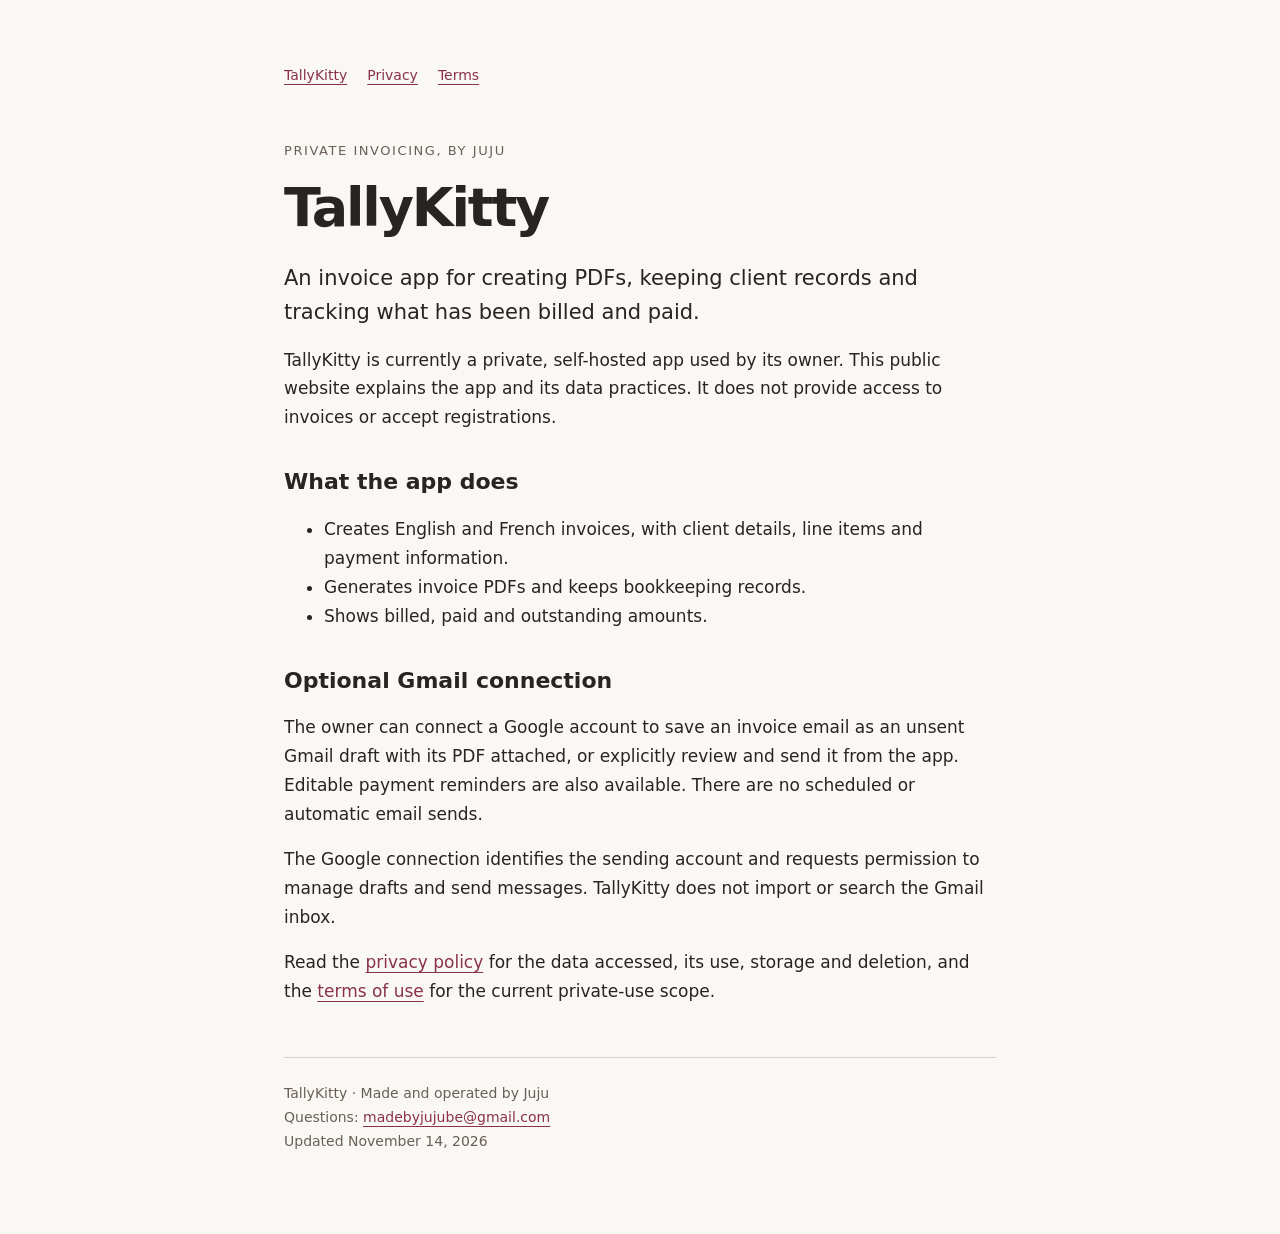
<file: tallykitty/index.html>
<!doctype html>
<html lang="en"><head><meta charset="utf-8"><meta name="viewport" content="width=device-width, initial-scale=1"><title>Private invoicing · TallyKitty</title><meta name="description" content="TallyKitty private invoicing app: functionality, Gmail data handling and owner support."><link rel="stylesheet" href="/tallykitty/style.css"></head><body><main><nav aria-label="TallyKitty information"><a href="/tallykitty/">TallyKitty</a><a href="/tallykitty/privacy.html">Privacy</a><a href="/tallykitty/terms.html">Terms</a></nav><p class="eyebrow">Private invoicing, by Juju</p><h1>TallyKitty</h1><p class="lead">An invoice app for creating PDFs, keeping client records and tracking what has been billed and paid.</p><p>TallyKitty is currently a private, self-hosted app used by its owner. This public website explains the app and its data practices. It does not provide access to invoices or accept registrations.</p><h2>What the app does</h2><ul><li>Creates English and French invoices, with client details, line items and payment information.</li><li>Generates invoice PDFs and keeps bookkeeping records.</li><li>Shows billed, paid and outstanding amounts.</li></ul><h2>Optional Gmail connection</h2><p>The owner can connect a Google account to save an invoice email as an unsent Gmail draft with its PDF attached, or explicitly review and send it from the app. Editable payment reminders are also available. There are no scheduled or automatic email sends.</p><p>The Google connection identifies the sending account and requests permission to manage drafts and send messages. TallyKitty does not import or search the Gmail inbox.</p><p>Read the <a href="/tallykitty/privacy.html">privacy policy</a> for the data accessed, its use, storage and deletion, and the <a href="/tallykitty/terms.html">terms of use</a> for the current private-use scope.</p><footer>TallyKitty · Made and operated by Juju<br>Questions: <a href="mailto:madebyjujube@gmail.com">madebyjujube@gmail.com</a><br>Updated November 14, 2026</footer></main></body></html>
</file>
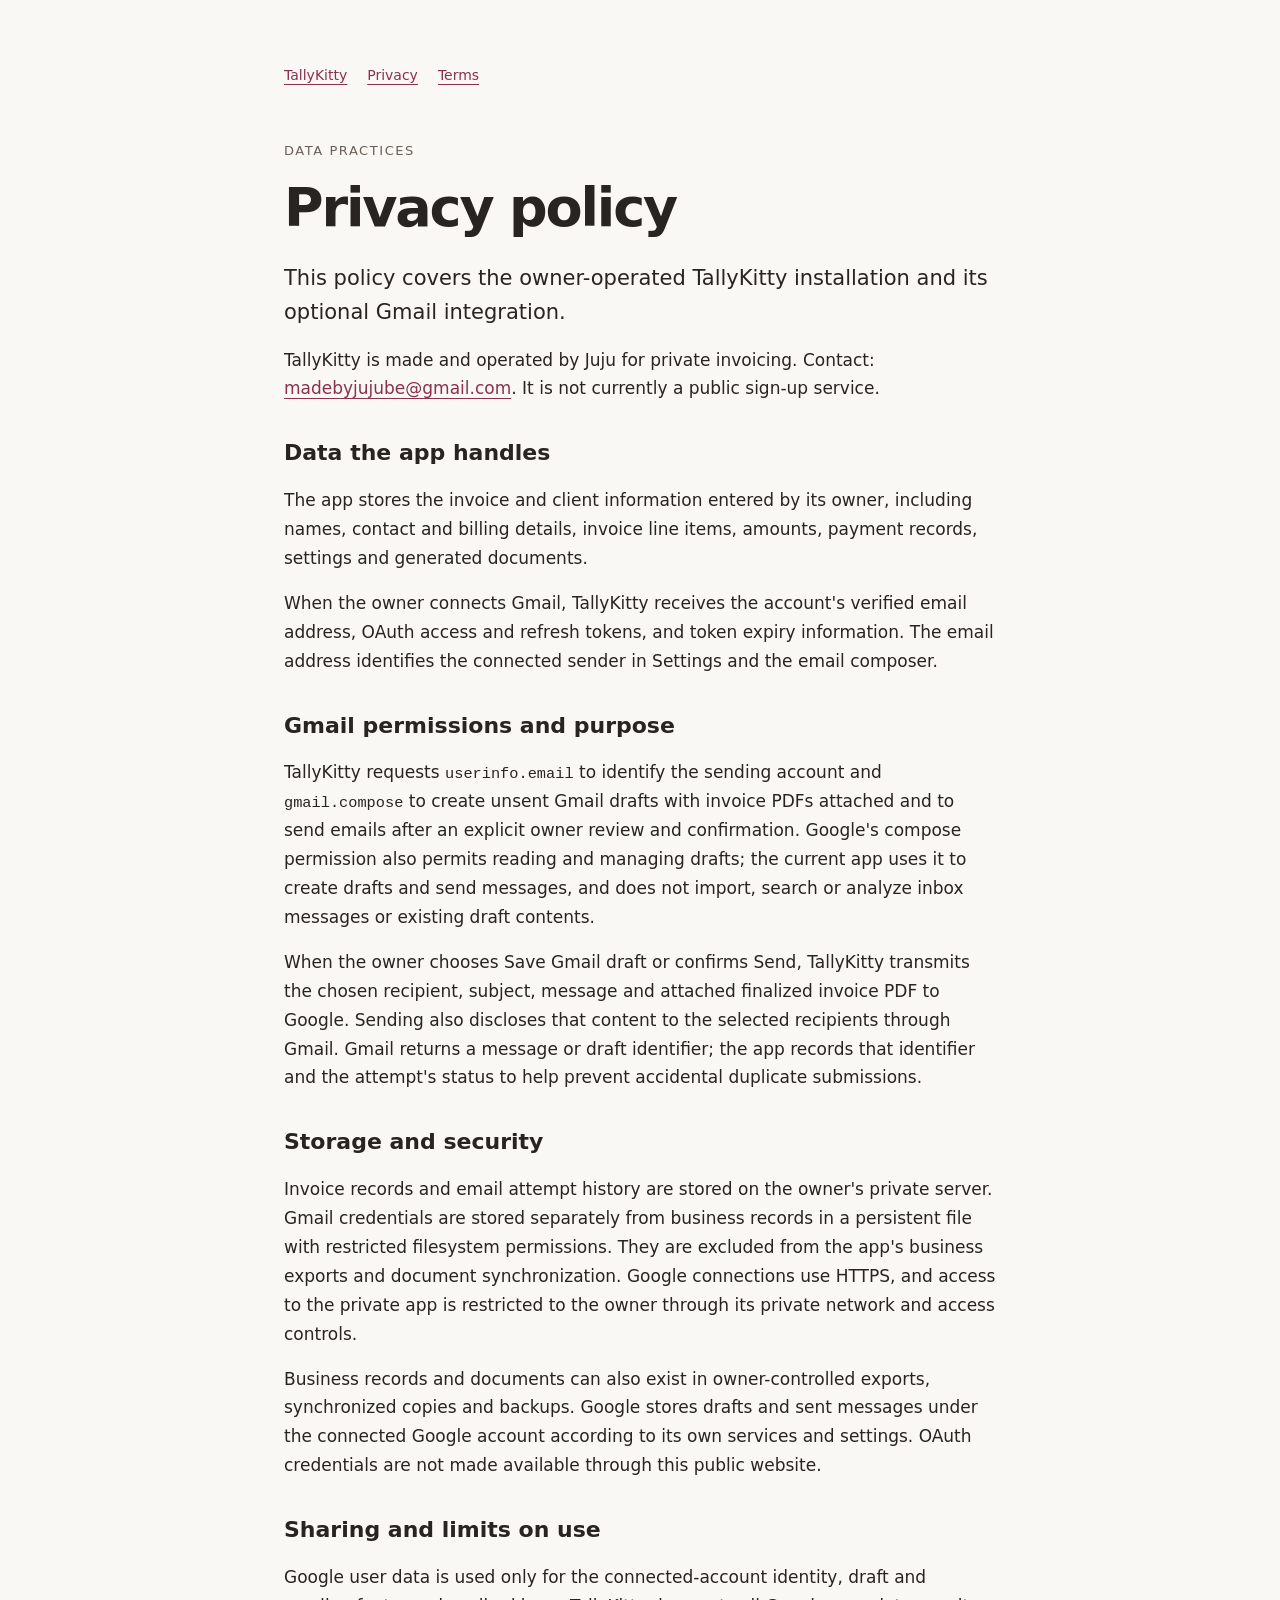
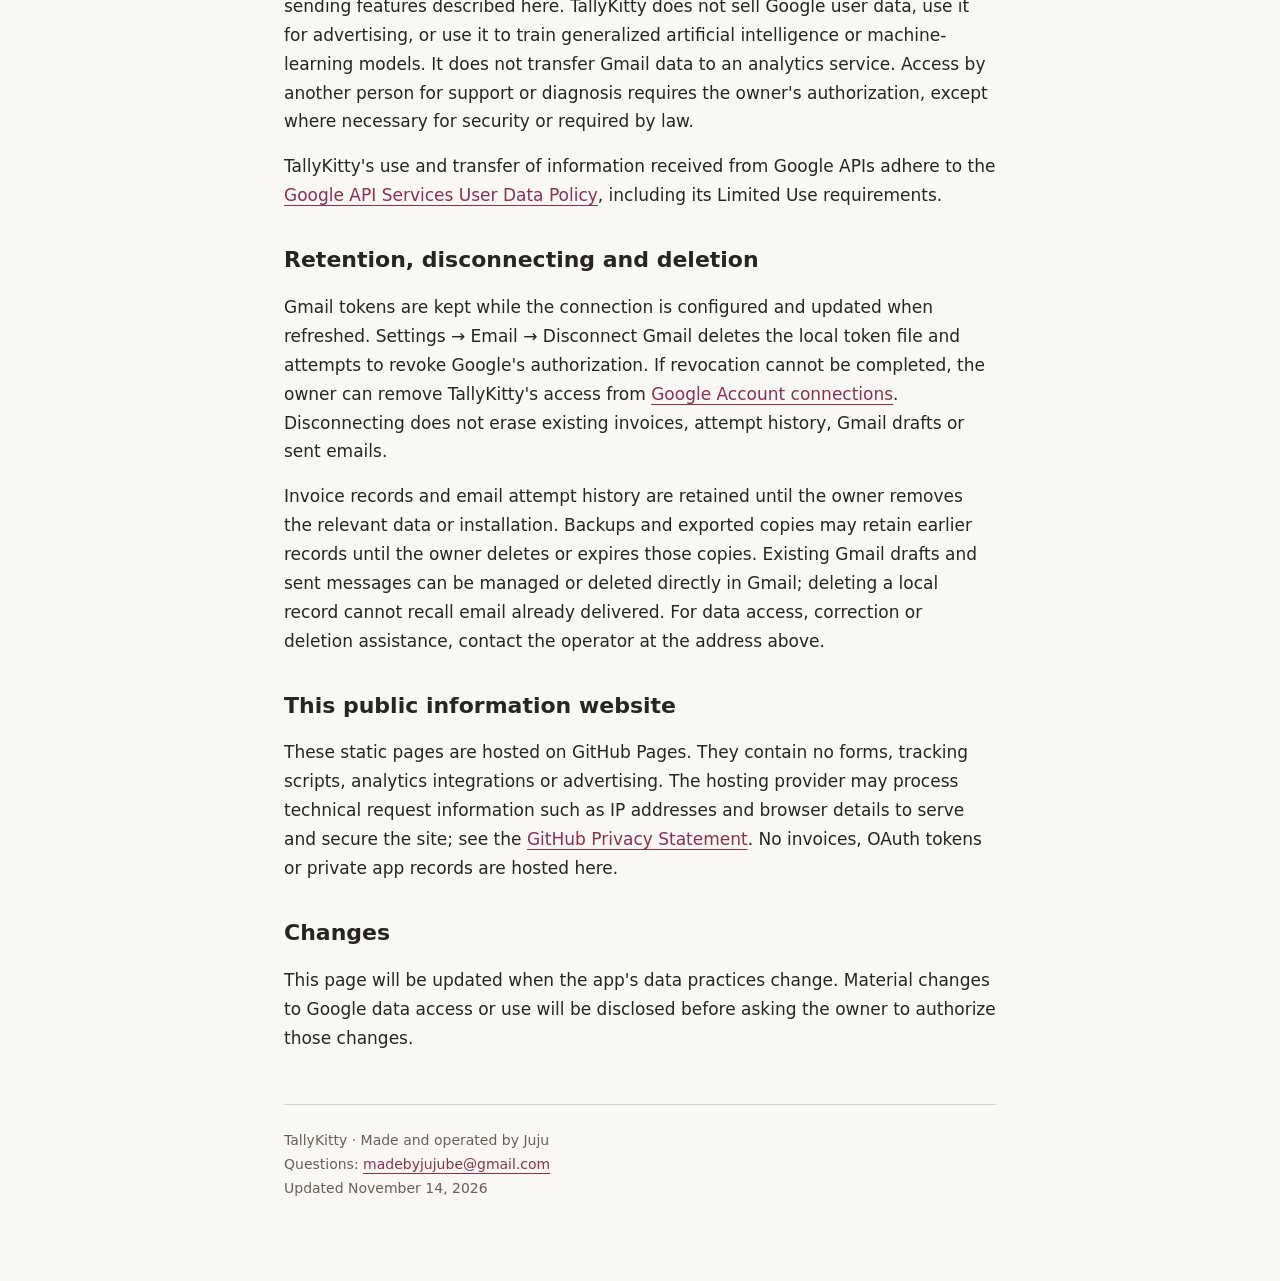
<file: tallykitty/privacy.html>
<!doctype html>
<html lang="en"><head><meta charset="utf-8"><meta name="viewport" content="width=device-width, initial-scale=1"><title>Privacy policy · TallyKitty</title><meta name="description" content="TallyKitty private invoicing app: functionality, Gmail data handling and owner support."><link rel="stylesheet" href="/tallykitty/style.css"></head><body><main><nav aria-label="TallyKitty information"><a href="/tallykitty/">TallyKitty</a><a href="/tallykitty/privacy.html">Privacy</a><a href="/tallykitty/terms.html">Terms</a></nav><p class="eyebrow">Data practices</p><h1>Privacy policy</h1><p class="lead">This policy covers the owner-operated TallyKitty installation and its optional Gmail integration.</p><p>TallyKitty is made and operated by Juju for private invoicing. Contact: <a href="mailto:madebyjujube@gmail.com">madebyjujube@gmail.com</a>. It is not currently a public sign-up service.</p><h2>Data the app handles</h2><p>The app stores the invoice and client information entered by its owner, including names, contact and billing details, invoice line items, amounts, payment records, settings and generated documents.</p><p>When the owner connects Gmail, TallyKitty receives the account's verified email address, OAuth access and refresh tokens, and token expiry information. The email address identifies the connected sender in Settings and the email composer.</p><h2>Gmail permissions and purpose</h2><p>TallyKitty requests <code>userinfo.email</code> to identify the sending account and <code>gmail.compose</code> to create unsent Gmail drafts with invoice PDFs attached and to send emails after an explicit owner review and confirmation. Google's compose permission also permits reading and managing drafts; the current app uses it to create drafts and send messages, and does not import, search or analyze inbox messages or existing draft contents.</p><p>When the owner chooses Save Gmail draft or confirms Send, TallyKitty transmits the chosen recipient, subject, message and attached finalized invoice PDF to Google. Sending also discloses that content to the selected recipients through Gmail. Gmail returns a message or draft identifier; the app records that identifier and the attempt's status to help prevent accidental duplicate submissions.</p><h2>Storage and security</h2><p>Invoice records and email attempt history are stored on the owner's private server. Gmail credentials are stored separately from business records in a persistent file with restricted filesystem permissions. They are excluded from the app's business exports and document synchronization. Google connections use HTTPS, and access to the private app is restricted to the owner through its private network and access controls.</p><p>Business records and documents can also exist in owner-controlled exports, synchronized copies and backups. Google stores drafts and sent messages under the connected Google account according to its own services and settings. OAuth credentials are not made available through this public website.</p><h2>Sharing and limits on use</h2><p>Google user data is used only for the connected-account identity, draft and sending features described here. TallyKitty does not sell Google user data, use it for advertising, or use it to train generalized artificial intelligence or machine-learning models. It does not transfer Gmail data to an analytics service. Access by another person for support or diagnosis requires the owner's authorization, except where necessary for security or required by law.</p><p>TallyKitty's use and transfer of information received from Google APIs adhere to the <a href="https://developers.google.com/terms/api-services-user-data-policy">Google API Services User Data Policy</a>, including its Limited Use requirements.</p><h2>Retention, disconnecting and deletion</h2><p>Gmail tokens are kept while the connection is configured and updated when refreshed. Settings → Email → Disconnect Gmail deletes the local token file and attempts to revoke Google's authorization. If revocation cannot be completed, the owner can remove TallyKitty's access from <a href="https://myaccount.google.com/connections">Google Account connections</a>. Disconnecting does not erase existing invoices, attempt history, Gmail drafts or sent emails.</p><p>Invoice records and email attempt history are retained until the owner removes the relevant data or installation. Backups and exported copies may retain earlier records until the owner deletes or expires those copies. Existing Gmail drafts and sent messages can be managed or deleted directly in Gmail; deleting a local record cannot recall email already delivered. For data access, correction or deletion assistance, contact the operator at the address above.</p><h2>This public information website</h2><p>These static pages are hosted on GitHub Pages. They contain no forms, tracking scripts, analytics integrations or advertising. The hosting provider may process technical request information such as IP addresses and browser details to serve and secure the site; see the <a href="https://docs.github.com/en/site-policy/privacy-policies/github-general-privacy-statement">GitHub Privacy Statement</a>. No invoices, OAuth tokens or private app records are hosted here.</p><h2>Changes</h2><p>This page will be updated when the app's data practices change. Material changes to Google data access or use will be disclosed before asking the owner to authorize those changes.</p><footer>TallyKitty · Made and operated by Juju<br>Questions: <a href="mailto:madebyjujube@gmail.com">madebyjujube@gmail.com</a><br>Updated November 14, 2026</footer></main></body></html>
</file>
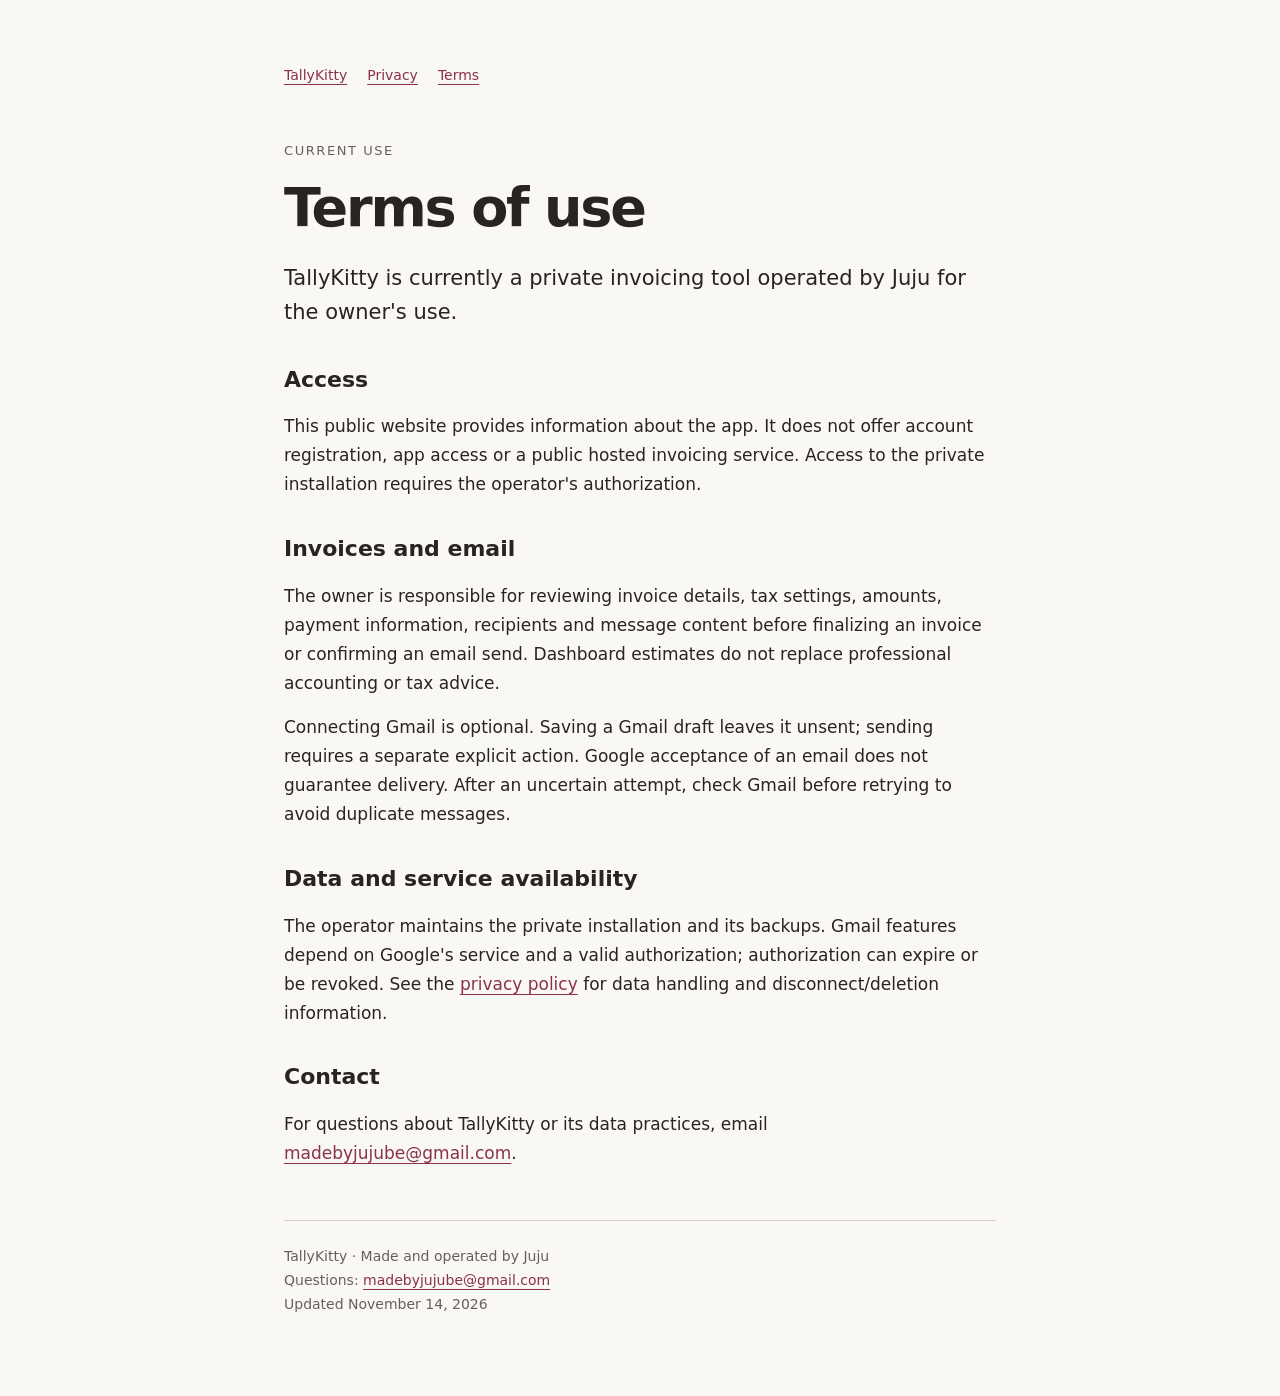
<file: tallykitty/terms.html>
<!doctype html>
<html lang="en"><head><meta charset="utf-8"><meta name="viewport" content="width=device-width, initial-scale=1"><title>Terms of use · TallyKitty</title><meta name="description" content="TallyKitty private invoicing app: functionality, Gmail data handling and owner support."><link rel="stylesheet" href="/tallykitty/style.css"></head><body><main><nav aria-label="TallyKitty information"><a href="/tallykitty/">TallyKitty</a><a href="/tallykitty/privacy.html">Privacy</a><a href="/tallykitty/terms.html">Terms</a></nav><p class="eyebrow">Current use</p><h1>Terms of use</h1><p class="lead">TallyKitty is currently a private invoicing tool operated by Juju for the owner's use.</p><h2>Access</h2><p>This public website provides information about the app. It does not offer account registration, app access or a public hosted invoicing service. Access to the private installation requires the operator's authorization.</p><h2>Invoices and email</h2><p>The owner is responsible for reviewing invoice details, tax settings, amounts, payment information, recipients and message content before finalizing an invoice or confirming an email send. Dashboard estimates do not replace professional accounting or tax advice.</p><p>Connecting Gmail is optional. Saving a Gmail draft leaves it unsent; sending requires a separate explicit action. Google acceptance of an email does not guarantee delivery. After an uncertain attempt, check Gmail before retrying to avoid duplicate messages.</p><h2>Data and service availability</h2><p>The operator maintains the private installation and its backups. Gmail features depend on Google's service and a valid authorization; authorization can expire or be revoked. See the <a href="/tallykitty/privacy.html">privacy policy</a> for data handling and disconnect/deletion information.</p><h2>Contact</h2><p>For questions about TallyKitty or its data practices, email <a href="mailto:madebyjujube@gmail.com">madebyjujube@gmail.com</a>.</p><footer>TallyKitty · Made and operated by Juju<br>Questions: <a href="mailto:madebyjujube@gmail.com">madebyjujube@gmail.com</a><br>Updated November 14, 2026</footer></main></body></html>
</file>
<file: tallykitty/style.css>
*{box-sizing:border-box}html{color-scheme:light}body{margin:0;background:#faf8f4;color:#282421;font:17px/1.7 system-ui,-apple-system,BlinkMacSystemFont,"Segoe UI",sans-serif}main{max-width:760px;margin:auto;padding:64px 24px 80px}nav{display:flex;gap:20px;flex-wrap:wrap;font-size:14px;margin-bottom:52px}a{color:#8a3150;text-underline-offset:4px}a:focus-visible{outline:3px solid #8a3150;outline-offset:5px}h1{font-size:clamp(36px,7vw,54px);line-height:1.12;letter-spacing:-.04em;margin:12px 0 24px}h2{font-size:22px;line-height:1.3;margin-top:36px}p,ul{margin:16px 0}.eyebrow{font-size:13px;letter-spacing:.12em;text-transform:uppercase;color:#695f57}.lead{font-size:21px;line-height:1.6}footer{margin-top:52px;padding-top:24px;border-top:1px solid #d8d0c7;font-size:14px;color:#695f57}code{font-size:.9em;overflow-wrap:anywhere}@media(max-width:480px){main{padding-top:32px}nav{margin-bottom:36px}}
</file>
